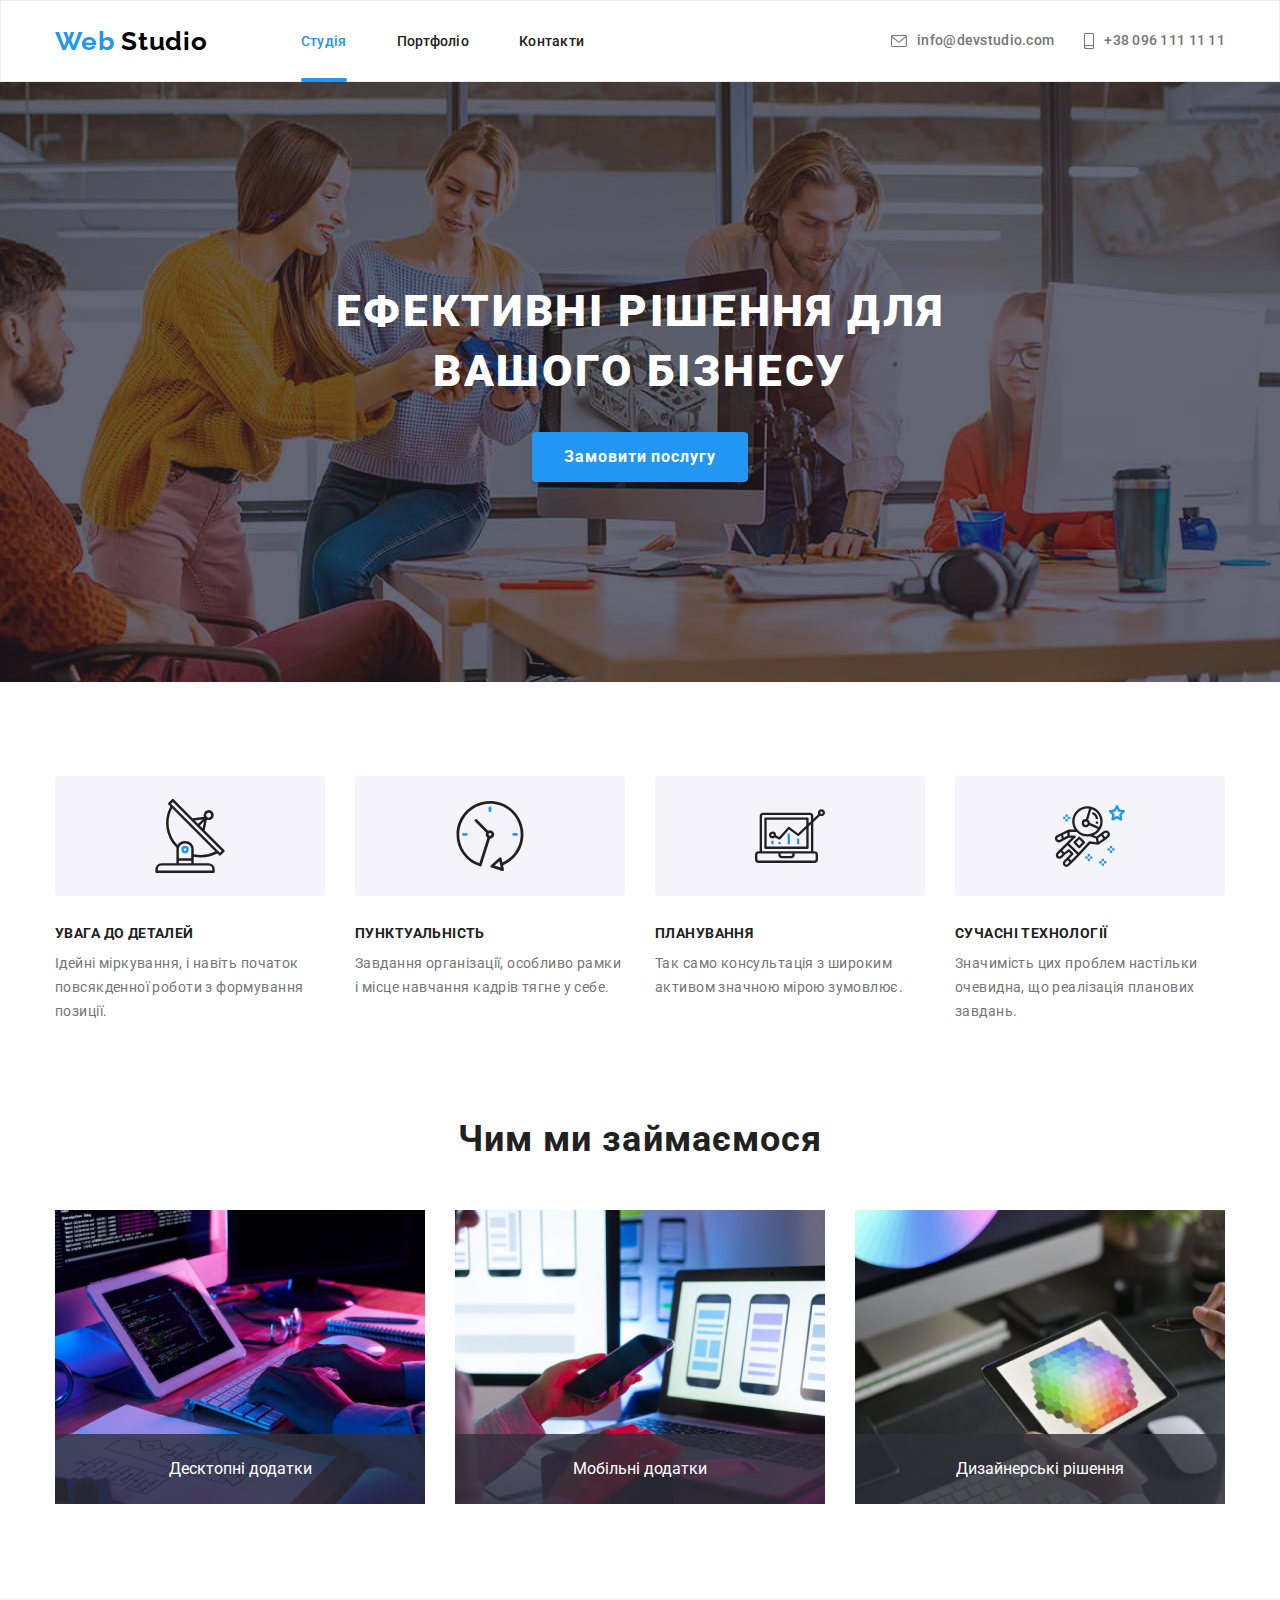
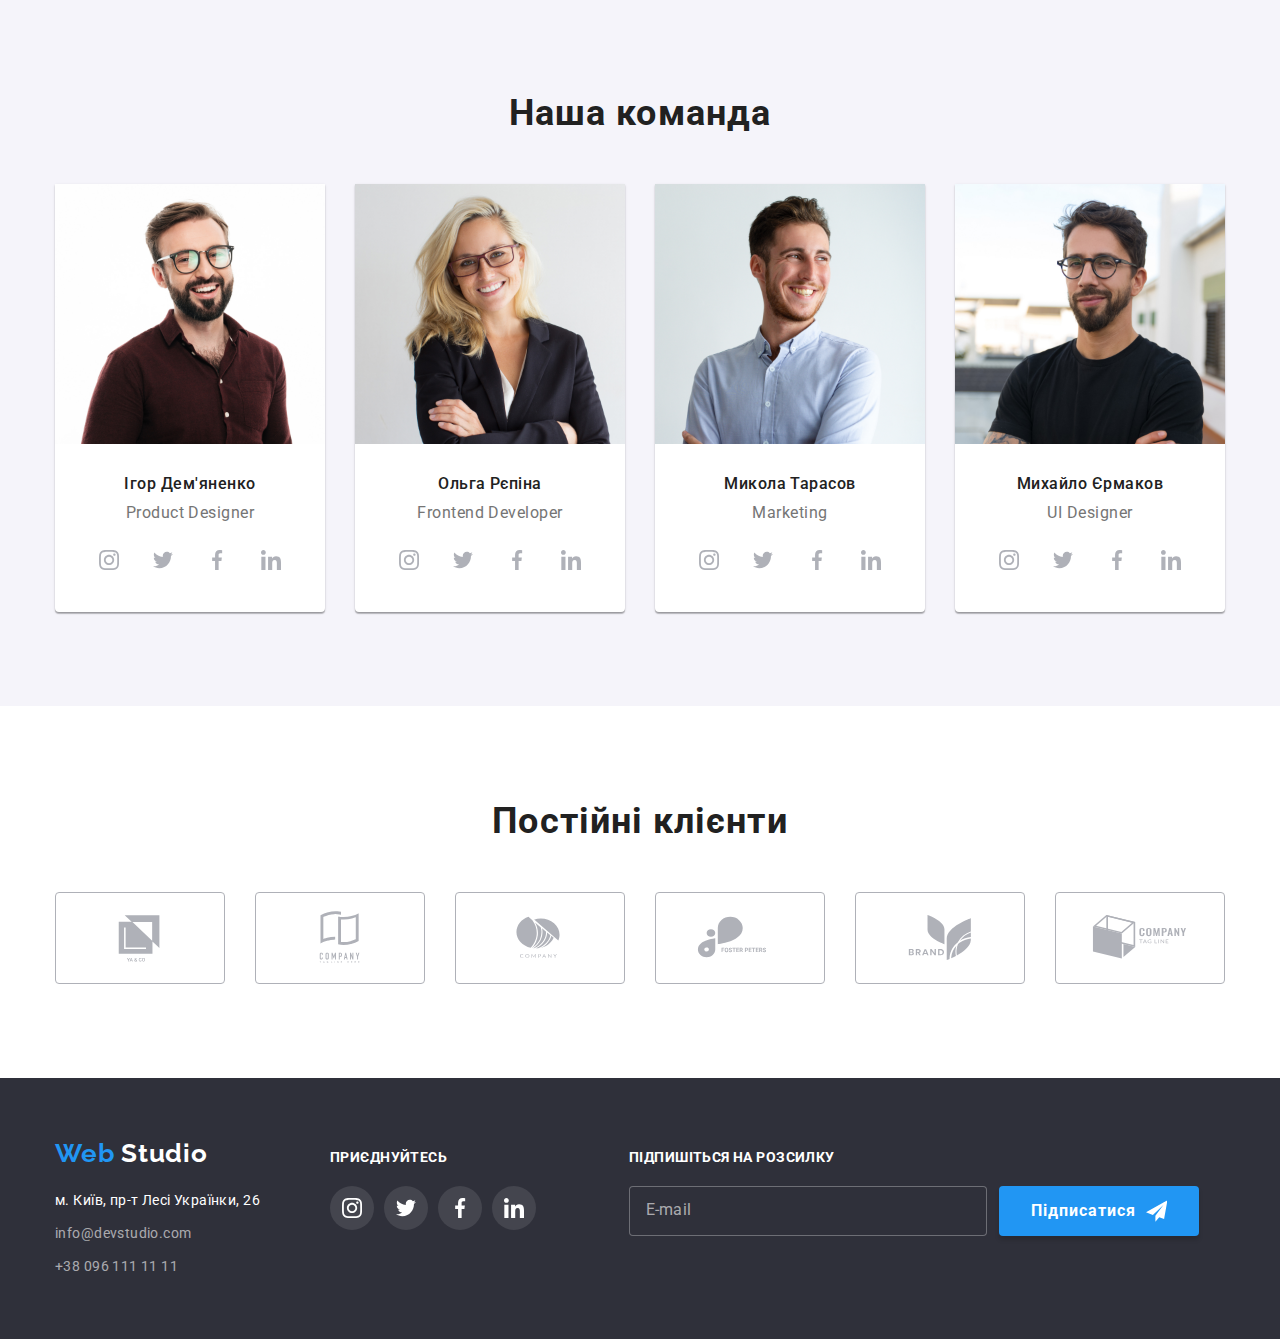
<file: index.html>
<!DOCTYPE html>
<html lang="uk">
<head>
   <meta charset="UTF-8">
   <meta name="viewport" content="width=device-width, initial-scale=1.0">
   <title>WebStudio</title>
   <link href="https://fonts.googleapis.com/css2?family=Raleway:wght@700&family=Roboto:wght@400;500;700;900&display=swap" rel="stylesheet">
   <link rel="stylesheet" href="https://cdnjs.cloudflare.com/ajax/libs/modern-normalize/1.1.0/modern-normalize.min.css">
   <link rel="stylesheet" href="./css/main.min.css">
</head>
<body>
   <!-- шапка страницы -->
<header class="page__header">
    <div class="container main-nav">     
         <nav class="navigation">
            <a class="logo navigation__logo" href="./index.html" title="Logo WebStudio">Web
               <span class="navigation__logo--black">Studio</span>
            </a>
            <ul class="navigation__list site-nav">
               <li class="site-nav__item">
                  <a class="site-nav__link site-nav__link--current" href="./index.html" title="студія">Студія</a>
               </li>
               <li class="site-nav__item">
                  <a class="site-nav__link" href="./portfolio.html" title="портфоліо">Портфоліо</a>
               </li>
               <li class="site-nav__item">
                  <a class="site-nav__link" href="" title="контакти">Контакти</a>
               </li>
               </ul>
         </nav>     
         <ul class="navigation__list site-auth">
            <li class="site-auth__item">
               <a class="site-auth__link" href="mailto:info@devstudio.com">
                  <svg class="site-auth__link-mail" width="16" height="12">
                     <use href="./images/icons.svg#icon-envelope"></use>
                  </svg>
                  info@devstudio.com
               </a>
            </li>
            <li class="site-auth__item">
                <a class="site-auth__link" href="tel:+380961111111">
                  <svg class="site-auth__link-mobile" width="10" height="16">
                     <use href="./images/icons.svg#icon-smartphone"></use>
                  </svg>
                  +38 096 111 11 11
               </a>
            </li>
         </ul>  
    </div>
</header>

   <main>
      <!-- Герой -->
      <section class="hero">
         <div class="container hero__wrapper">
               <div class="container hero__container">
                  <h1 class="hero-title">
                     Ефективні рішення для вашого бізнесу
                  </h1>
                  <button class="button hero__button" type="button" data-modal-open>Замовити послугу
                  </button>
               </div>
         </div>
      </section>

      <!-- Особливості -->

         <section class="section section-feature">
            <div class="container feature">
               <h2 class="hidden">Особливості</h2>
               <ul class="features-list">
                  <li class="feature-list__item">
                     <h3 class="feature-list__title">УВАГА ДО ДЕТАЛЕЙ</h3>
                     <p class="feature-list__text">
                     Ідейні міркування, і навіть початок повсякденної роботи з формування позиції.
                     </p>
                  </li>
                  <li class="feature-list__item">
                     <h3 class="feature-list__title">ПУНКТУАЛЬНІСТЬ</h3>
                     <p class="feature-list__text">
                     Завдання організації, особливо рамки і місце навчання кадрів тягне у себе.
                     </p>
                  </li>
                  <li class="feature-list__item">
                     <h3 class="feature-list__title">ПЛАНУВАННЯ</h3>
                     <p class="feature-list__text">
                     Так само консультація з широким активом значною мірою зумовлює.
                     </p>
                  </li>
                  <li class="feature-list__item">
                     <h3 class="feature-list__title">СУЧАСНІ ТЕХНОЛОГІЇ</h3>
                     <p class="feature-list__text">
                     Значимість цих проблем настільки очевидна, що реалізація планових завдань. 
                     </p>
                  </li>
              </ul>
            </div>
         </section>
   
      <!-- Чим ми займаємося -->
      <section class="section work">
        <div class="container">
           <h2 class="title work__title">Чим ми займаємося</h2>
           <ul class="work__list">
             <li class="work__item">              
               <div class="work__item--pict">
                  <img src="./images/image.jpg" alt="Написання коду" width="370" heigth="294">
                  <div class="position">
                     <p class="position__app">Десктопні додатки</p>
                  </div>
               </div>
             </li>
             <li class="work__item">
               <div class="work__item--pict">
                  <img src="./images/image1.jpg" alt="Тестування додатку" width="370" heigth="294">
                  <div class="position">
                     <p class="position__app">Мобільні додатки</p>
                  </div>
               </div>
             </li>
             <li class="work__item">
               <div class="work__item--pict">
                  <img src="./images/image3.jpg" alt="Підбір палітри" width="370" heigth="294">
                  <div class="position">
                     <p class="position__app">Дизайнерські рішення</p>
                  </div>
               </div>
             </li>
           </ul>
        </div>
      </section>

      <!-- Наша команда -->   
      <section class="section team">
         <div class="container">
            <h2 class="title team__title">
               Наша команда
            </h2>
            <div class="workers">
               <ul class="workers-list">
                  <li class="workers-list__item">
                           <div class="workers-list__wrapper">
                              <img class="workers-list__photo" src="./images/img.jpg" alt="Працівник №1" width="270" heigth="260">
                           </div>
                        <div class="description">   
                              <h3 class="description__name">
                                 Ігор Дем'яненко
                              </h3>
                              <p class="description__profession">
                                 Product Designer
                              </p>
                        </div>                      
                           <ul class="chain-list chain-set">
                              <li class="chain-list__item chain-set__item">
                                 <a class="chain-list__link chain-set__link" href="#" aria-label="instagram" target="_blank">
                                    <svg class="chain-list__icon chain-set__icon" width="20" height="20">
                                       <use href="./images/icons.svg#icon-instagram-2"></use>
                                    </svg>
                                 </a>
                              </li>
                              <li class="chain-list__item chain-set__item">
                                 <a class="chain-list__link chain-set__link" href="#" aria-label="twitter" target="_blank">
                                    <svg class="chain-list__icon chain-set__icon" width="20" height="20">
                                       <use href="./images/icons.svg#icon-twitter-1"></use>
                                    </svg>
                                 </a>
                              </li>
                              <li class="chain-list__item chain-set__item">
                                 <a class="chain-list__link chain-set__link" href="#" aria-label="facebook" target="_blank">
                                    <svg class="chain-list__icon chain-set__icon" width="20" height="20">
                                       <use href="./images/icons.svg#icon-facebook"></use>
                                    </svg>
                                 </a>
                              </li>
                              <li class="chain-list__item chain-set__item">
                                 <a class="chain-list__link chain-set__link" href="#" aria-label="linkedin" target="_blank">
                                    <svg class="chain-list__icon chain-set__icon" width="20" height="20">
                                       <use href="./images/icons.svg#icon-linkedin"></use>
                                    </svg>
                                 </a>
                              </li>
                           </ul>                      
                  </li>
                  <li class="workers-list__item">
                        <div class="workers-list__wrapper">
                           <img class="workers-list__photo" src="./images/img-2.jpg" alt="Працівник №2" width="270" heigth="260">
                        </div>
                        <div class="description">
                           <h3 class="description__name">
                              Ольга Рєпіна
                           </h3>
                           <p class="description__profession">
                              Frontend Developer
                           </p>
                        </div>                        
                           <ul class="chain-list chain-set">
                              <li class="chain-list__item chain-set__item">
                                 <a class="chain-list__link chain-set__link" href="#" aria-label="instagram" target="_blank">
                                    <svg class="chain-list__icon chain-set__icon" width="20" height="20">
                                       <use href="./images/icons.svg#icon-instagram-2"></use>
                                    </svg>
                                 </a>
                              </li>
                              <li class="chain-list__item chain-set__item">
                                 <a class="chain-list__link chain-set__link " href="#" aria-label="twitter" target="_blank">
                                    <svg class="chain-list__icon chain-set__icon" width="20" height="20">
                                       <use href="./images/icons.svg#icon-twitter-1"></use>
                                    </svg>
                                 </a>
                              </li>
                              <li class="chain-list__item chain-set__item">
                                 <a class="chain-list__link chain-set__link" href="#" aria-label="facebook" target="_blank">
                                    <svg class="chain-list__icon chain-set__icon" width="20" height="20">
                                       <use href="./images/icons.svg#icon-facebook"></use>
                                    </svg>
                                 </a>
                              </li>
                              <li class="chain-list__item chain-set__item">
                                 <a class="chain-list__link chain-set__link" href="#" aria-label="linkedin" target="_blank">
                                    <svg class="chain-list__icon chain-set__icon" width="20" height="20">
                                       <use href="./images/icons.svg#icon-linkedin"></use>
                                    </svg>
                                 </a>
                              </li>
                           </ul>                       
                  </li>
                  <li class="workers-list__item">
                     <div class="workers-list__wrapper">
                        <img class="workers-list__photo" src="./images/img-3.jpg" alt="Працівник №3" width="270" heigth="260">
                     </div>                   
                        <div class="description">
                           <h3 class="description__name">
                              Микола Тарасов
                           </h3>
                           <p class="description__profession">
                              Marketing
                           </p>
                        </div>                      
                           <ul class="chain-list chain-set">
                              <li class="chain-list__item chain-set__item">
                                 <a class="chain-list__link chain-set__link" href="#" aria-label="instagram" target="_blank">
                                    <svg class="chain-list__icon chain-set__icon" width="20" height="20">
                                       <use href="./images/icons.svg#icon-instagram-2"></use>
                                    </svg>
                                 </a>
                              </li>
                              <li class="chain-list__item chain-set__item">
                                 <a class="chain-list__link chain-set__link" href="#" aria-label="twitter" target="_blank">
                                    <svg class="chain-list__icon chain-set__icon" width="20" height="20">
                                       <use href="./images/icons.svg#icon-twitter-1"></use>
                                    </svg>
                                 </a>
                              </li>
                              <li class="chain-list__item chain-set__item">
                                 <a class="chain-list__link chain-set__link" href="#" aria-label="facebook" target="_blank">
                                    <svg class="chain-list__icon chain-set__icon" width="20" height="20">
                                       <use href="./images/icons.svg#icon-facebook"></use>
                                    </svg>
                                 </a>
                              </li>
                              <li class="chain-list__item chain-set__item">
                                 <a class="chain-list__link chain-set__link" href="#" aria-label="linkedin" target="_blank">
                                    <svg class="chain-list__icon chain-set__icon" width="20" height="20">
                                       <use href="./images/icons.svg#icon-linkedin"></use>
                                    </svg>
                                 </a>
                              </li>
                           </ul>                       
                  </li>
                  <li class="workers-list__item">
                     <div class="workers-list__wrapper">
                        <img class="workers-list__photo" src="./images/img-4.jpg" alt="Працівник №4" width="270" heigth="260">
                     </div>                  
                        <div class="description">
                           <h3 class="description__name">
                              Михайло Єрмаков
                           </h3>
                           <p class="description__profession">
                              UI Designer
                           </p>
                        </div>                       
                           <ul class="chain-list chain-set">
                              <li class="chain-list__item chain-set__item">
                                 <a class="chain-list__link chain-set__link" href="#" aria-label="instagram" target="_blank">
                                    <svg class="chain-list__icon chain-set__icon" width="20" height="20">
                                       <use href="./images/icons.svg#icon-instagram-2"></use>
                                    </svg>
                                 </a>
                              </li>
                              <li class="chain-list__item chain-set__item">
                                 <a class="chain-list__link chain-set__link" href="#" aria-label="twitter" target="_blank">
                                    <svg class="chain-list__icon chain-set__icon" width="20" height="20">
                                       <use href="./images/icons.svg#icon-twitter-1"></use>
                                    </svg>
                                 </a>
                              </li>
                              <li class="chain-list__item chain-set__item">
                                 <a class="chain-list__link chain-set__link" href="#" aria-label="facebook" target="_blank">
                                    <svg class="chain-list__icon chain-set__icon" width="20" height="20">
                                       <use href="./images/icons.svg#icon-facebook"></use>
                                    </svg>
                                 </a>
                              </li>
                              <li class="chain-list__item chain-set__item">
                                 <a class="chain-list__link chain-set__link" href="#" aria-label="linkedin" target="_blank">
                                    <svg class="chain-list__icon chain-set__icon" width="20" height="20">
                                       <use href="./images/icons.svg#icon-linkedin"></use>
                                    </svg>
                                 </a>
                              </li>
                           </ul>                      
                  </li>
               </ul>
            </div>
         </div>
      </section>

      <!-- Наші партнери -->
      <section class="section">
         <div class="container partners">
            <h2 class="title partners__title">Постійні клієнти</h2>
            <ul class="partners-list">
               <li class="partners-list__item">
                  <a class="partners-list__link" href="#" target="_blank" aria-label="Компанія YA/CO">
                     <svg class="partners-list__icon" width="106" height="60">
                        <use href="./images/icons.svg#icon-Logo1"></use>
                     </svg>
                  </a>
               </li>
               <li class="partners-list__item">
                  <a class="partners-list__link" href="#" target="_blank" aria-label="Компанія Tagline here">
                     <svg class="partners-list__icon" width="106" height="60">
                        <use href="./images/icons.svg#icon-Logo-2"></use>
                     </svg>
                  </a>
               </li>
               <li class="partners-list__item">
                  <a class="partners-list__link" href="#" target="_blank" aria-label="Компанія Company">
                     <svg class="partners-list__icon" width="106" height="60">
                        <use href="./images/icons.svg#icon-Logo-3"></use>
                     </svg>
                  </a>
               </li>
               <li class="partners-list__item">
                  <a class="partners-list__link" href="#" target="_blank" aria-label="Компанія Foster Peters">
                     <svg class="partners-list__icon" width="106" height="60">
                        <use href="./images/icons.svg#icon-Logo-4"></use>
                     </svg>
                  </a>
               </li>
               <li class="partners-list__item">
                  <a class="partners-list__link" href="#" target="_blank" aria-label="Компанія Brand">
                     <svg class="partners-list__icon" width="106" height="60">
                        <use href="./images/icons.svg#icon-Logo-5"></use>
                     </svg>
                  </a>
               </li>
               <li class="partners-list__item">
                  <a class="partners-list__link" href="#" target="_blank" aria-label="Компанія Company TagLine">
                     <svg class="partners-list__icon" width="106" height="60">
                        <use href="./images/icons.svg#icon-Logo-6"></use>
                     </svg>
                  </a>
               </li>
            </ul>
         </div>
      </section>

      </main>

      <!-- Підвал -->
      <footer class="page-footer">
         <div class="container page-footer__wrapper">
            <div class="footer-navigation">
               <a class="logo footer-navigation__link" href="./index.html" title="Logo WebStudio">
                  Web
                  <span class="navigation__logo--white">Studio</span>
               </a>
               <address class="adr">
               <ul class="adr-list">
                  <li class="adr-list__item">
                     <a class="adr-list__link"  href="https://www.google.com/maps/d/embed?mid=10uSM3H-mIU3GznYo2szRIEphczw&hl=en_US&ehbc=2E312F" width="640" height="480" target="_blank"  rel="noopener noreferrer">
                        м. Київ, пр-т Лесі Українки, 26 
                     </a>
                  </li>
                  <li class="adr-list__item">
                     <a class="adr-list__link--contact" href="mailto:info@devstudio.com">info@devstudio.com</a>
                  </li>
                  <li class="adr-list__item">
                     <a class="adr-list__link--contact" href="tel:+380961111111">+38 096 111 11 11</a>
                  </li>
               </ul>
               </address>
            </div>
            <div class="join">
               <h3 class="join__title">
                  приєднуйтесь
               </h3> 
               <ul class="chain-footer chain-set">
                  <li class="chain-footer__item chain-set__item">
                     <a class="chain-footer__link chain-set__link" href="#" aria-label="instagram" target="_blank">
                        <svg class="chain-footer__icon chain-set__icon" width="20" height="20">
                           <use href="./images/icons.svg#icon-instagram-2"></use>
                        </svg>
                     </a>
                  </li>
                  <li class="chain-footer__item chain-set__item">
                     <a class="chain-footer__link chain-set__link" href="#" aria-label="twitter" target="_blank">
                        <svg class="chain-footer__icon chain-set__icon" width="20" height="20">
                           <use href="./images/icons.svg#icon-twitter-1"></use>
                        </svg>
                     </a>
                  </li>
                  <li class="chain-footer__item chain-set__item">
                     <a class="chain-footer__link chain-set__link" href="#" aria-label="facebook" target="_blank">
                        <svg class="chain-footer__icon chain-set__icon" width="20" height="20">
                           <use href="./images/icons.svg#icon-facebook"></use>
                        </svg>
                     </a>
                  </li>
                  <li class="chain-footer__item chain-set__item">
                     <a class="chain-footer__link chain-set__link" href="#" aria-label="linkedin" target="_blank">
                        <svg class="chain-footer__icon chain-set__icon" width="20" height="20">
                           <use href="./images/icons.svg#icon-linkedin"></use>
                        </svg>
                     </a>
                  </li>
               </ul>
            </div>
            <div class="follow">
               <h3 class="follow__title join__title">
                  Підпишіться на розсилку
               </h3>
               <div class="submit">
                  <form class="submit-form">
                     <input class="input submit-form__input" type="email" name="email" placeholder="E-mail" required>
                  </form>
                  <button class="button submit__button" type="submit">
                     <span class="submit__text">Підписатися</span>
                     <svg class="submit__icon submit__icon--end" width="24" height="24">
                        <use href="./images/icons.svg#icon-icon-send"></use>
                     </svg>
                  </button>
               </div>
            </div>
         </div>

      </footer>

      <!-- Модальне вікно -->
   <div class="backdrop is-hidden" data-modal>
      <div class="modal">
         <div class="modal-body">
            <button class="modal-body__btn" type="button" data-modal-close>
               <svg class="modal-body__icon" width="18" height="18">
                  <use href="./images/icons.svg#icon-close"></use>
               </svg>
            </button>

            <form class="form">
               <p class="form__title">Залиште свої дані, ми вам передзвонимо</p>
               <label for="name" class="label form__label">
                  Ім'я
               </label>
               <div class="input-wrapper">
                  <input class="input input-wrapper__input" type="text" name="name" id="name" required>
                  <svg class="input-wrapper__icon" width="18" height="18">
                     <use href="./images/icons.svg#icon-person-black"></use>
                  </svg>
               </div>

               <label for="tel" class="label form__label">
                  Телефон
               </label>
               <div class="input-wrapper">
                  <input class="input input-wrapper__input" type="tel" name="phone" id="tel" required>
                  <svg class="input-wrapper__icon" width="18" height="18">
                     <use href="./images/icons.svg#icon-phone-black"></use>
                  </svg>
               </div>

               <label for="email" class="label form__label">
                  Пошта
               </label>
               <div class="input-wrapper">
                  <input class="input input-wrapper__input" type="email" name="email" id="email" required>
                  <svg class="input-wrapper__icon" width="18" height="18">
                     <use href="./images/icons.svg#icon-email-black"></use>
                  </svg>
               </div>

               <label for="comment" class="label form__label">
                  Коментар
               </label>
               <textarea class="input input-wrapper__textarea" name="comment" id="comment" placeholder="Введіть текст"></textarea> 

               <label class="label check-label">
                  <input class="check-label__input" type="checkbox" name="check">
                  <span class="check-wrapper">
                     <svg class="check-wrapper__frame" width="16" height="15">
                        <use href="./images/icons.svg#icon-frame"></use>
                     </svg>
                     <svg class="check-wrapper__icon" width="16" height="15">
                        <use href="./images/icons.svg#icon-icon-check"></use>
                     </svg>
                  </span>
                     Погоджуюся з розсилкою та приймаю
                     <a class="check-label__link" href="#" target="_blank">Умови договору</a>
               </label>

               <button class="button form-button" type="submit">Відправити</button>
         
            </form>         
         </div>
      </div>
   </div>

   <script src="./js/modal.js"></script>
</body>
</html>
</file>
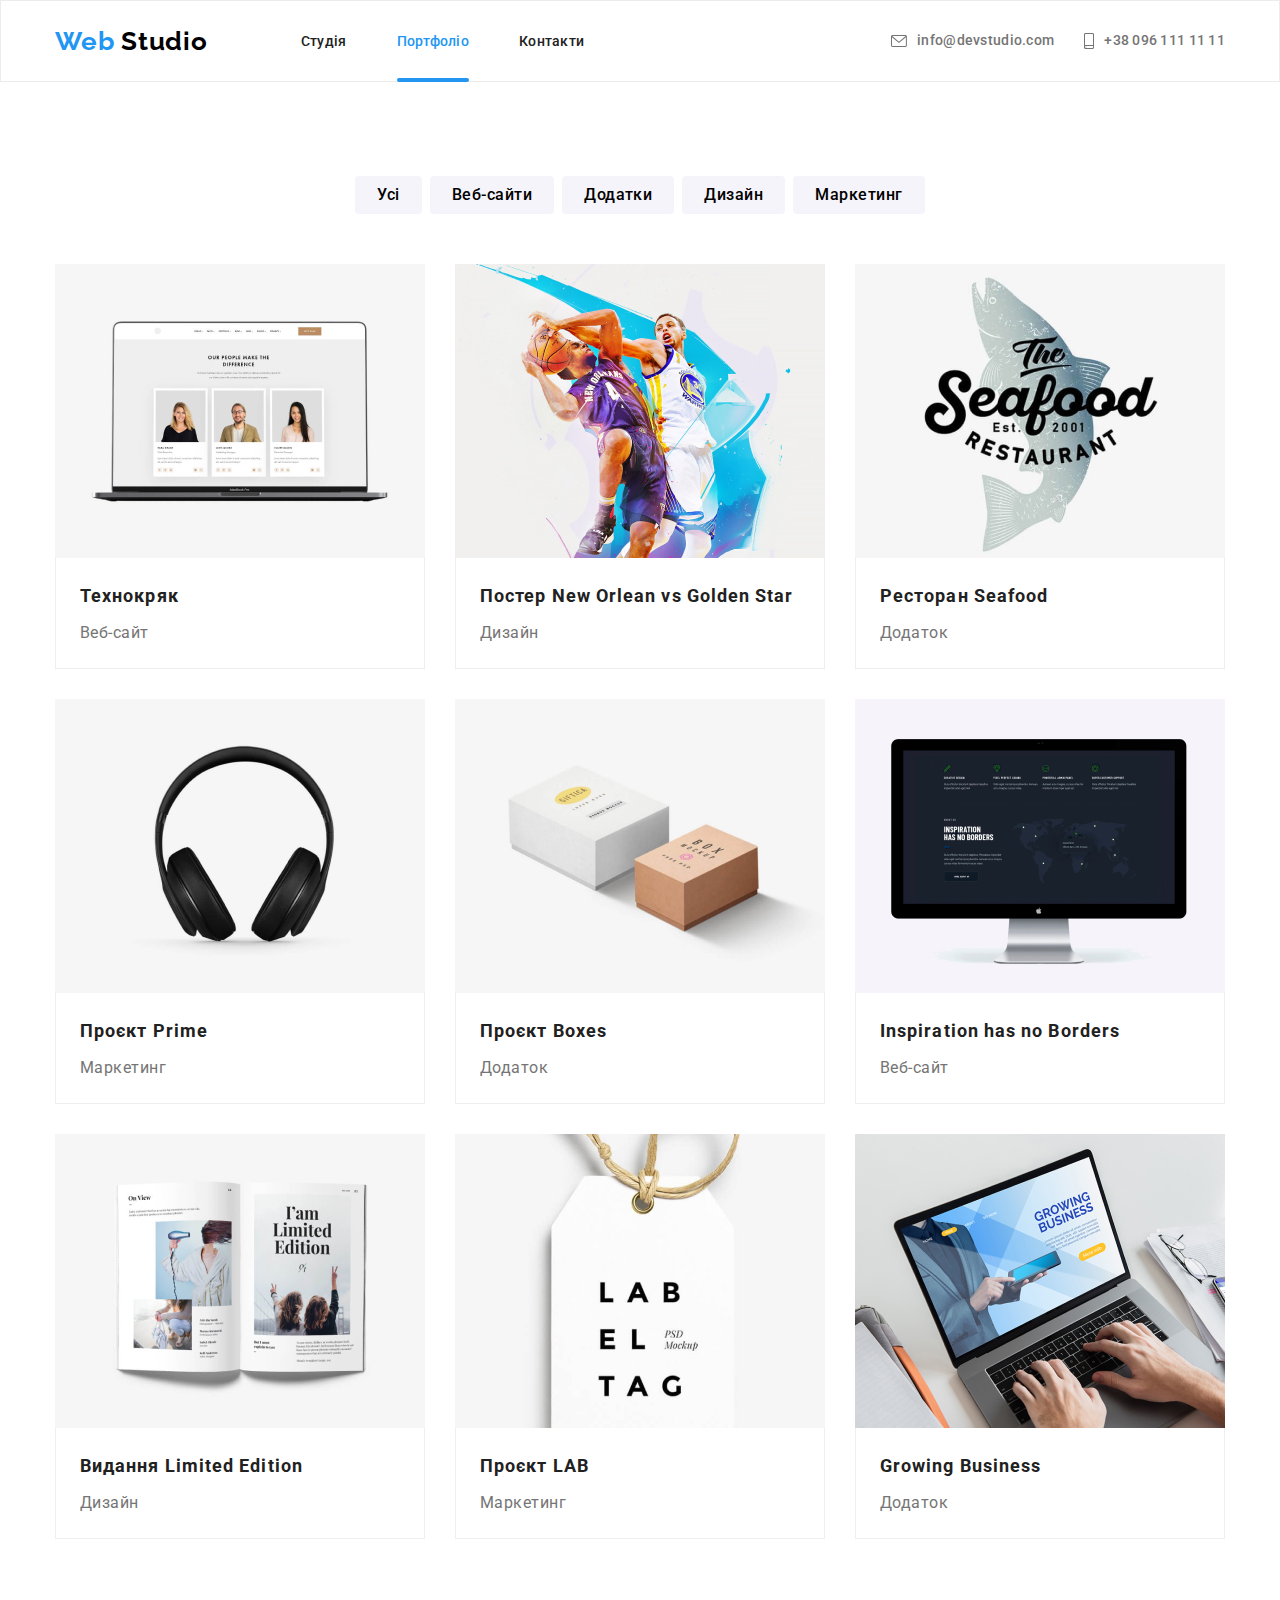
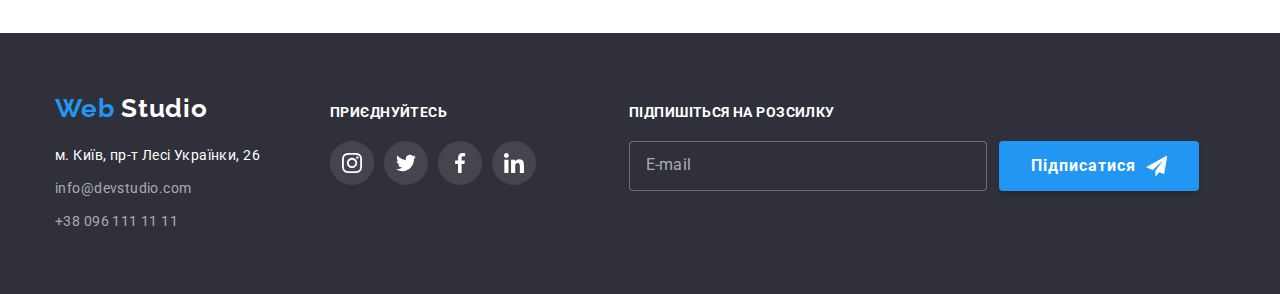
<file: portfolio.html>
<!DOCTYPE html>
<html lang="uk">
<head>
   <meta charset="UTF-8">
   <meta http-equiv="X-UA-Compatible" content="IE=edge">
   <meta name="viewport" content="width=device-width, initial-scale=1.0">
   <title>WebStudio</title>
   <link href="https://fonts.googleapis.com/css2?family=Raleway:wght@700&family=Roboto:wght@400;500;700;900&display=swap" rel="stylesheet">
   <link rel="stylesheet" href="https://cdnjs.cloudflare.com/ajax/libs/modern-normalize/1.1.0/modern-normalize.min.css">
   <link rel="stylesheet" href="./css/main.min.css">
</head>
<body>
   <!-- шапка страницы -->
   <header class="page__header">
      <div class="container main-nav">     
           <nav class="navigation">
              <a class="logo navigation__logo" href="./index.html" title="Logo WebStudio">Web
                 <span class="navigation__logo--black">Studio</span>
              </a>
              <ul class="navigation__list site-nav">
                 <li class="site-nav__item">
                    <a class="site-nav__link" href="./index.html" title="студія">Студія</a>
                 </li>
                 <li class="site-nav__item">
                    <a class="site-nav__link site-nav__link--current" href="./portfolio.html" title="портфоліо">Портфоліо</a>
                 </li>
                 <li class="site-nav__item">
                    <a class="site-nav__link" href="" title="контакти">Контакти</a>
                 </li>
                 </ul>
           </nav>     
           <ul class="navigation__list site-auth">
              <li class="site-auth__item">
                 <a class="site-auth__link" href="mailto:info@devstudio.com">
                    <svg class="site-auth__link-mail" width="16" height="12">
                       <use href="./images/icons.svg#icon-envelope"></use>
                    </svg>
                    info@devstudio.com
                 </a>
              </li>
              <li class="site-auth__item">
                  <a class="site-auth__link" href="tel:+380961111111">
                    <svg class="site-auth__link-mobile" width="10" height="16">
                       <use href="./images/icons.svg#icon-smartphone"></use>
                    </svg>
                    +38 096 111 11 11
                 </a>
              </li>
           </ul>  
      </div>
  </header>
  

<main>
   <!-- Герой -->
   <section class="section">
      <div class="container">
         <h1 class="hidden">Приклади робіт</h1>
      </div>

      <!-- Фільтр -->
   <div class="container filter">
      <ul class="list-filter">
         <li class="list-filter__item"><button type="button" class="list-filter__button">Усі</button></li>
         <li class="list-filter__item"><button type="button" class="list-filter__button">Веб-сайти</button></li>
         <li class="list-filter__item"><button type="button" class="list-filter__button">Додатки</button></li>
         <li class="list-filter__item"><button type="button" class="list-filter__button">Дизайн</button></li>
         <li class="list-filter__item"><button type="button" class="list-filter__button">Маркетинг</button></li>
      </ul>
   </div>

      <div class="container">
         <ul class="examples-list">
            <li class="examples-list__item">
              <a class="examples-list__link" href="#" target="_blank">
                <div class="overlay">
                   <img src="./images/img-portfolio.jpg" alt="Екран компьютера з фотографіями трьох людей" width="370" height="294">
                   <div class="background">
                     <p class="background__text">
                         Ресурс пропонує комплексні пропозиції з різним рівнем функціоналу та сервісів. Все це дозволить відвідувачу отримати вичерпні відомості про компанію чи приватну особу.
                      </p>
                   </div>  
                </div>                 
                <div class="card">                                       
                   <h2 class="card__title">Технокряк</h2>                 
                   <p class="card__examples">Веб-сайт</p>                                      
                </div>
               </a>
            </li>
            <li class="examples-list__item">
               <a class="examples-list__link" href="#" target="_blank">
                  <div class="overlay">
                     <img src="./images/img-portfolio-2.jpg" alt="Постер New Orlean vs Golden Star" width="370" height="294">
                     <div class="background">
                        <p class="background__text">
                           Ресурс пропонує комплексні пропозиції з різним рівнем функціоналу та сервісів. Все це дозволить відвідувачу отримати вичерпні відомості про компанію чи приватну особу.
                        </p>
                     </div> 
                  </div>
                  <div class="card">                   
                     <h2 class="card__title">Постер New Orlean vs Golden Star</h2>                   
                     <p class="card__examples">Дизайн</p>                  
                  </div>
               </a>
            </li>
            <li class="examples-list__item">
              <a class="examples-list__link" href="#" target="_blank">
                  <div class="overlay">
                     <img src="./images/img-portfolio-3.jpg" alt="Логотип ресторану Seafood" width="370" height="294">
                     <div class="background">
                        <p class="background__text">
                           Ресурс пропонує комплексні пропозиції з різним рівнем функціоналу та сервісів. Все це дозволить відвідувачу отримати вичерпні відомості про компанію чи приватну особу.
                        </p>
                     </div> 
                  </div>
                  <div class="card">                   
                     <h2 class="card__title">Ресторан Seafood</h2>                    
                     <p class="card__examples">Додаток</p>
                  </div> 
              </a>          
            </li>
            <li class="examples-list__item">
               <a class="examples-list__link" href="#" target="_blank">
                  <div class="overlay">
                     <img src="./images/img-portfolio-4.jpg" alt="Навушники" width="370" height="294">
                     <div class="background">
                        <p class="background__text">
                           Ресурс пропонує комплексні пропозиції з різним рівнем функціоналу та сервісів. Все це дозволить відвідувачу отримати вичерпні відомості про компанію чи приватну особу.
                        </p>
                     </div> 
                  </div>
                  <div class="card">                    
                     <h2 class="card__title">Проєкт Prime</h2>                    
                     <p class="card__examples">Маркетинг</p>                   
                  </div>
               </a>
            </li>
            <li class="examples-list__item">
               <a class="examples-list__link" href="#" target="_blank">
                  <div class="overlay">
                     <img src="./images/img-portfolio-5.jpg" alt="Одна біла та одна коричнева коробки" width="370" height="294">
                     <div class="background">
                        <p class="background__text">
                           Ресурс пропонує комплексні пропозиції з різним рівнем функціоналу та сервісів. Все це дозволить відвідувачу отримати вичерпні відомості про компанію чи приватну особу.
                        </p>
                     </div> 
                  </div>
                  <div class="card"> 
                     <h2 class="card__title">Проєкт Boxes</h2>                   
                     <p class="card__examples">Додаток</p>                    
                  </div>
               </a>
            </li>
            <li class="examples-list__item">
               <a class="examples-list__link" href="#" target="_blank">
                  <div class="overlay">
                     <img src="./images/img-portfolio-6.jpg" alt="Монітор компьютера" width="370" height="294">
                     <div class="background">
                        <p class="background__text">
                           Ресурс пропонує комплексні пропозиції з різним рівнем функціоналу та сервісів. Все це дозволить відвідувачу отримати вичерпні відомості про компанію чи приватну особу.
                        </p>
                     </div> 
                  </div>
                  <div class="card">                  
                     <h2 class="card__title">Inspiration has no Borders</h2>                 
                      <p class="card__examples">Веб-сайт</p>                    
                  </div>
               </a>
            </li>
            <li class="examples-list__item">
               <a class="examples-list__link" href="#" target="_blank">
                  <div class="overlay">
                     <img src="./images/img-portfolio-7.jpg" alt="Розгорнутий журнал видання Limited Edition" width="370" height="294">
                     <div class="background">
                        <p class="background__text">
                           Ресурс пропонує комплексні пропозиції з різним рівнем функціоналу та сервісів. Все це дозволить відвідувачу отримати вичерпні відомості про компанію чи приватну особу.
                        </p>
                     </div> 
                  </div>
                  <div class="card">
                     <h2 class="card__title">Видання Limited Edition</h2>                  
                     <p class="card__examples">Дизайн</p>                    
                  </div>
               </a>
            </li>
            <li class="examples-list__item">
               <a class="examples-list__link" href="#" target="_blank">
                  <div class="overlay">
                     <img src="./images/img-portfolio-8.jpg" alt="Етикетка з написом LAB EL TAG" width="370" height="294">
                     <div class="background">
                        <p class="background__text">
                           Ресурс пропонує комплексні пропозиції з різним рівнем функціоналу та сервісів. Все це дозволить відвідувачу отримати вичерпні відомості про компанію чи приватну особу.
                        </p>
                     </div> 
                  </div>
                  <div class="card">                    
                     <h2 class="card__title">Проєкт LAB</h2>                     
                     <p class="card__examples">Маркетинг</p>                   
                  </div>
               </a>
            </li>
            <li class="examples-list__item">
               <a class="examples-list__link" href="#" target="_blank">
                  <div class="overlay">
                     <img src="./images/img-portfolio-9.jpg" alt="Компьютер з руками працюючої людини" width="370" height="294">
                     <div class="background">
                        <p class="background__text">
                          Ресурс пропонує комплексні пропозиції з різним рівнем функціоналу та сервісів. Все це дозволить відвідувачу отримати вичерпні відомості про компанію чи приватну особу.
                        </p>
                     </div> 
                  </div>
                 <div class="card">
                    <h2 class="card__title">Growing Business</h2>
                    <p class="card__examples">Додаток</p>
                 </div>
               </a>
            </li>
         </ul>
      </div>
   </section>
</main>

<!-- Підвал -->
<footer class="page-footer">
   <div class="container page-footer__wrapper">
      <div class="footer-navigation">
         <a class="logo footer-navigation__link" href="./index.html" title="Logo WebStudio">
            Web
            <span class="navigation__logo--white">Studio</span>
         </a>
         <address class="adr">
         <ul class="adr-list">
            <li class="adr-list__item">
               <a class="adr-list__link"  href="https://www.google.com/maps/d/embed?mid=10uSM3H-mIU3GznYo2szRIEphczw&hl=en_US&ehbc=2E312F" width="640" height="480" target="_blank"  rel="noopener noreferrer">
                  м. Київ, пр-т Лесі Українки, 26 
               </a>
            </li>
            <li class="adr-list__item">
               <a class="adr-list__link--contact" href="mailto:info@devstudio.com">info@devstudio.com</a>
            </li>
            <li class="adr-list__item">
               <a class="adr-list__link--contact" href="tel:+380961111111">+38 096 111 11 11</a>
            </li>
         </ul>
         </address>
      </div>
      <div class="join">
         <h3 class="join__title">
            приєднуйтесь
         </h3> 
         <ul class="chain-footer chain-set">
            <li class="chain-footer__item chain-set__item">
               <a class="chain-footer__link chain-set__link" href="#" aria-label="instagram" target="_blank">
                  <svg class="chain-footer__icon chain-set__icon" width="20" height="20">
                     <use href="./images/icons.svg#icon-instagram-2"></use>
                  </svg>
               </a>
            </li>
            <li class="chain-footer__item chain-set__item">
               <a class="chain-footer__link chain-set__link" href="#" aria-label="twitter" target="_blank">
                  <svg class="chain-footer__icon chain-set__icon" width="20" height="20">
                     <use href="./images/icons.svg#icon-twitter-1"></use>
                  </svg>
               </a>
            </li>
            <li class="chain-footer__item chain-set__item">
               <a class="chain-footer__link chain-set__link" href="#" aria-label="facebook" target="_blank">
                  <svg class="chain-footer__icon chain-set__icon" width="20" height="20">
                     <use href="./images/icons.svg#icon-facebook"></use>
                  </svg>
               </a>
            </li>
            <li class="chain-footer__item chain-set__item">
               <a class="chain-footer__link chain-set__link" href="#" aria-label="linkedin" target="_blank">
                  <svg class="chain-footer__icon chain-set__icon" width="20" height="20">
                     <use href="./images/icons.svg#icon-linkedin"></use>
                  </svg>
               </a>
            </li>
         </ul>
      </div>
      <div class="follow">
         <h3 class="follow__title join__title">
            Підпишіться на розсилку
         </h3>
         <div class="submit">
            <form class="submit-form">
               <input class="input submit-form__input" type="email" name="email" placeholder="E-mail" required>
            </form>
            <button class="button submit__button" type="submit">
               <span class="submit__text">Підписатися</span>
               <svg class="submit__icon submit__icon--end" width="24" height="24">
                  <use href="./images/icons.svg#icon-icon-send"></use>
               </svg>
            </button>
         </div>
      </div>
   </div>

</footer>
</body>
</html>
</file>
<file: css/main.min.css>
:root{--primary-font: "Roboto", sans-serif;--secondary-font: "Raleway", sans-serif;--color-logo-black: rgba(0, 0, 0, 1);--hero-title-color: rgba(255, 255, 255, 1);--primary-title-color: rgba(33, 33, 33, 1);--text-paragraph-color: rgba(117, 117, 117, 1);--partners-color_border: rgba(175, 177, 184, 1);--accent-color: rgba(33, 150, 243, 1);--accent-color-hover-button: rgba(33, 167, 243, 1);--primary-bg-color: rgba(255, 255, 255, 1);--secondary-bg-color: rgba(245, 244, 250, 1);--bg-color-hero-footer: rgba(47, 48, 58, 1);--link-auth-low-color: rgba(255, 255, 255, 0.6);--border-bottom-color: rgba(236, 236, 236, 1);--border-examples-list: rgba(238, 238, 238, 1);--overlay-card: rgba(33, 150, 243, 0.9);--animation: 250ms cubic-bezier(0.4, 0, 0.2, 1)}body,h1,h2,h3,h4,h5,h6,p,ol,ul,li{margin:0;padding:0}ol,ul{list-style:none}img{display:block;max-width:100%;height:auto}body{background-color:var(--primary-bg-color);color:var(--primary-title-color);font-family:"Roboto",sans-serif}.container{max-width:1200px;width:100%;padding-right:15px;padding-left:15px;margin-left:auto;margin-right:auto}.section{padding-top:94px;padding-bottom:94px}.hidden{position:absolute;white-space:nowrap;width:1px;height:1px;overflow:hidden;border:0;padding:0;clip:rect(0 0 0 0);-webkit-clip-path:inset(50%);clip-path:inset(50%);margin:-1px}.title{margin-bottom:50px;color:var(--primary-title-color);font-weight:700;font-size:36px;line-height:1.17;text-align:center;letter-spacing:.03em}.input{padding:12px 16px;font-size:12px;line-height:1.17;letter-spacing:.01em;border:1px solid rgba(33,33,33,.2);border-radius:4px;outline:none;-webkit-transition:border var(--animation);-o-transition:border var(--animation);transition:border var(--animation)}.input:focus{border:1px solid var(--accent-color)}.page__header{border:1px solid var(--border-bottom-color)}.main-nav{display:-webkit-box;display:-ms-flexbox;display:flex;height:80px}.navigation{display:-webkit-box;display:-ms-flexbox;display:flex;-webkit-box-align:center;-ms-flex-align:center;align-items:center}.logo{color:var(--accent-color);text-decoration:none;font-family:var(--secondary-font);font-weight:700;font-size:26px;line-height:1.19;letter-spacing:.03em}.navigation__logo{margin-right:93px}.navigation__logo--black{color:var(--color-logo-black)}.navigation__list{display:-webkit-box;display:-ms-flexbox;display:flex;-webkit-box-align:center;-ms-flex-align:center;align-items:center;-webkit-box-pack:center;-ms-flex-pack:center;justify-content:center}.site-nav__item:not(:last-child){margin-right:50px}.site-nav{-webkit-transition:color var(--animation);-o-transition:color var(--animation);transition:color var(--animation)}.site-nav__link,.site-auth__link{padding-top:32px;padding-bottom:32px;color:var(--primary-title-color);text-decoration:none;font-weight:500;font-size:14px;line-height:1.14;letter-spacing:.02em}.site-nav__item .site-nav__link:hover,.site-nav__item .site-nav__link:focus{color:var(--accent-color)}.site-nav__link--current{position:relative;color:var(--accent-color);-webkit-transition:color var(--animation);-o-transition:color var(--animation);transition:color var(--animation)}.site-nav__link--current::after{content:"";position:absolute;height:4px;width:100%;bottom:-1px;left:0;border-radius:2px;background-color:var(--accent-color)}.site-auth{margin-left:auto}.site-auth__item:not(:last-child){margin-right:30px}.site-auth__link{display:-webkit-box;display:-ms-flexbox;display:flex;-webkit-box-align:center;-ms-flex-align:center;align-items:center;color:var(--text-paragraph-color);-webkit-transition:color var(--animation);-o-transition:color var(--animation);transition:color var(--animation)}.site-auth__link-mail,.site-auth__link-mobile{margin-right:10px;fill:currentColor}.site-auth__item .site-auth__link:hover,.site-auth__item .site-auth__link:focus{color:var(--accent-color)}.hero{background-color:var(--primary-bg-color);text-align:center}.hero__wrapper{max-width:1600px;height:600px;margin-right:auto;margin-left:auto;background-image:-webkit-gradient(linear, left top, right top, from(rgba(47, 48, 58, 0.4)), to(rgba(47, 48, 58, 0.4))),url(../images/hero.jpg);background-image:-o-linear-gradient(left, rgba(47, 48, 58, 0.4), rgba(47, 48, 58, 0.4)),url(../images/hero.jpg);background-image:linear-gradient(to right, rgba(47, 48, 58, 0.4), rgba(47, 48, 58, 0.4)),url(../images/hero.jpg);background-repeat:no-repeat;background-size:cover;background-position:center}.hero__container{padding-top:200px;padding-bottom:200px;width:696px}.hero-title{margin-bottom:30px;color:var(--hero-title-color);font-weight:900;font-size:44px;line-height:1.36;letter-spacing:.06em;text-transform:uppercase}.button{display:inline-block;border-radius:4px;border:none;padding:10px 32px;-webkit-box-shadow:0px 4px 4px rgba(0,0,0,.15);box-shadow:0px 4px 4px rgba(0,0,0,.15);background-color:var(--accent-color);color:var(--hero-title-color);cursor:pointer;font-family:inherit;font-weight:700;font-size:16px;line-height:1.87;letter-spacing:.06em;-webkit-transition:color var(--animation),background-color var(--animation),-webkit-box-shadow var(--animation);transition:color var(--animation),background-color var(--animation),-webkit-box-shadow var(--animation);-o-transition:color var(--animation),box-shadow var(--animation),background-color var(--animation);transition:color var(--animation),box-shadow var(--animation),background-color var(--animation);transition:color var(--animation),box-shadow var(--animation),background-color var(--animation),-webkit-box-shadow var(--animation)}.button:hover,.button:focus{background-color:var(--accent-color-hover-button)}.feature{display:-webkit-box;display:-ms-flexbox;display:flex;-webkit-box-align:center;-ms-flex-align:center;align-items:center;-webkit-box-pack:center;-ms-flex-pack:center;justify-content:center}.features-list{display:-webkit-box;display:-ms-flexbox;display:flex;-ms-flex-wrap:nowrap;flex-wrap:nowrap}.feature-list__title{font-weight:700;font-size:14px;line-height:1.14;letter-spacing:.03em;text-transform:uppercase;margin-bottom:10px;color:var(--primary-title-color)}.feature-list__item{width:270px;margin-right:30px}.feature-list__item:last-child{margin-right:0}.feature-list__item::before{display:block;margin-bottom:30px;content:"";height:120px;background-repeat:no-repeat;background-size:70px;background-position:center;background-color:#f5f4fa;border-radius:4px}.feature-list__item:nth-child(1)::before{background-image:url(../images/antena.svg)}.feature-list__item:nth-child(2)::before{background-image:url(../images/clock\ 1\ 14.25.44.svg)}.feature-list__item:nth-child(3)::before{background-image:url(../images/computer.svg)}.feature-list__item:nth-child(4)::before{background-image:url(../images/astronaut\ 1-2.svg)}.feature-list__text{color:var(--text-paragraph-color);font-size:14px;line-height:1.71;letter-spacing:.03em}.work{padding-top:0}.work__list{display:-webkit-box;display:-ms-flexbox;display:flex;-ms-flex-wrap:wrap;flex-wrap:wrap;-webkit-box-align:center;-ms-flex-align:center;align-items:center;-webkit-box-pack:center;-ms-flex-pack:center;justify-content:center}.work__item{margin-right:30px}.work__item:last-child{margin-right:0}.work__item--pict{position:relative}.position__app{display:-webkit-box;display:-ms-flexbox;display:flex;-webkit-box-align:center;-ms-flex-align:center;align-items:center;-webkit-box-pack:center;-ms-flex-pack:center;justify-content:center;position:absolute;left:0;bottom:0;width:100%;height:70px;background-color:rgba(47,48,58,.8);color:#fff}.team{background-color:var(--secondary-bg-color)}.workers-list{display:-webkit-box;display:-ms-flexbox;display:flex}.workers-list__item{width:270px;margin-right:30px;background-color:var(--primary-bg-color);-webkit-box-shadow:0px 1px 3px rgba(0,0,0,.12),0px 1px 1px rgba(0,0,0,.14),0px 2px 1px rgba(0,0,0,.2);box-shadow:0px 1px 3px rgba(0,0,0,.12),0px 1px 1px rgba(0,0,0,.14),0px 2px 1px rgba(0,0,0,.2);border-radius:0px 0px 4px 4px}.workers-list__item:last-child{margin-right:0}.description{margin-top:30px;margin-bottom:16px}.description__name{text-align:center;margin-bottom:10px;color:var(--primary-title-color);font-weight:500;font-size:16px;line-height:1.19;letter-spacing:.03em}.description__profession{text-align:center;margin-bottom:16px;color:var(--text-paragraph-color);font-size:16px;line-height:1.19;letter-spacing:.03em}.chain-list{margin-bottom:30px;margin-right:32px;margin-left:32px}.chain-list__item{background-color:var(--hero-title-color);-webkit-transition:background-color var(--animation);-o-transition:background-color var(--animation);transition:background-color var(--animation)}.chain-list__item:hover,.chain-list__item:focus{background-color:var(--accent-color)}.chain-list__link{color:#afb1b8;-webkit-transition:color var(--animation);-o-transition:color var(--animation);transition:color var(--animation)}.chain-list__link:hover,.chain-list__link:focus{color:var(--hero-title-color)}.chain-list__icon{fill:currentColor}.chain-set{display:-webkit-box;display:-ms-flexbox;display:flex;-webkit-box-align:center;-ms-flex-align:center;align-items:center;-webkit-box-pack:center;-ms-flex-pack:center;justify-content:center;width:206px;height:44px}.chain-set__item{border-radius:50%;margin-right:10px}.chain-set__item:last-child{margin-right:0}.chain-set__link{display:-webkit-box;display:-ms-flexbox;display:flex;-webkit-box-align:center;-ms-flex-align:center;align-items:center;-webkit-box-pack:center;-ms-flex-pack:center;justify-content:center;width:44px;height:44px}.partners-list{display:-webkit-box;display:-ms-flexbox;display:flex}.partners-list__item{width:170px;height:92px;margin-right:30px}.partners-list__item:nth-child(6){margin-right:0}.partners-list__link{display:-webkit-box;display:-ms-flexbox;display:flex;-webkit-box-pack:center;-ms-flex-pack:center;justify-content:center;-webkit-box-align:center;-ms-flex-align:center;align-items:center;width:170px;height:92px;color:var(--partners-color_border);border:1px solid var(--partners-color_border);border-radius:4px;-webkit-transition:color var(--animation);-o-transition:color var(--animation);transition:color var(--animation)}.partners-list__link:hover,.partners-list__link:focus{color:var(--accent-color);border:1px solid var(--accent-color)}.partners-list__icon{fill:currentColor}.page-footer{background-color:var(--bg-color-hero-footer)}.page-footer__wrapper{display:-webkit-box;display:-ms-flexbox;display:flex;-webkit-box-align:baseline;-ms-flex-align:baseline;align-items:baseline;padding-top:60px;padding-bottom:60px}.footer-navigation__link{display:block;margin-bottom:20px}.navigation__logo--white{color:var(--hero-title-color)}.adr-list__item{margin-bottom:9px}.adr-list__item:last-child{margin-bottom:0}.adr-list__link{color:var(--hero-title-color);text-decoration:none;font-style:normal;font-size:14px;line-height:1.71;letter-spacing:.03em;-webkit-transition:color var(--animation);-o-transition:color var(--animation);transition:color var(--animation)}.adr-list__link:hover,.adr-list__link:focus{color:var(--accent-color)}.adr-list__link--contact{color:var(--link-auth-low-color);text-decoration:none;font-style:normal;font-size:14px;line-height:1.71;letter-spacing:.03em;-webkit-transition:color var(--animation);-o-transition:color var(--animation);transition:color var(--animation)}.adr-list__link--contact:hover,.adr-list__link--contact:focus{color:var(--accent-color)}.join{margin-left:70px}.join__title{margin-bottom:20px;font-weight:700;font-size:14px;line-height:1.14;letter-spacing:.03em;text-transform:uppercase;color:var(--hero-title-color)}.chain-footer__item{width:44px;height:44px;background-color:rgba(255,255,255,.1);-webkit-transition:background-color var(--animation);-o-transition:background-color var(--animation);transition:background-color var(--animation)}.chain-footer__item:hover,.chain-footer__item:focus{background-color:var(--accent-color)}.chain-footer__link{border-radius:50%;color:var(--hero-title-color);-webkit-transition:color var(--animation);-o-transition:color var(--animation);transition:color var(--animation)}.chain-footer__link:hover,.chain-footer__link:focus{background-color:var(--accent-color)}.chain-footer__icon{fill:currentColor}.follow{margin-left:93px}.submit{display:-webkit-box;display:-ms-flexbox;display:flex;-webkit-box-align:center;-ms-flex-align:center;align-items:center;-webkit-box-pack:center;-ms-flex-pack:center;justify-content:center}.submit-form__input{width:358px;height:50px;border-color:rgba(255,255,255,.3);background-color:var(--bg-color-hero-footer);color:var(--hero-title-color)}.submit-form__input::-webkit-input-placeholder{color:var(--link-auth-low-color);font-size:16px;line-height:1.25}.submit-form__input::-moz-placeholder{color:var(--link-auth-low-color);font-size:16px;line-height:1.25}.submit-form__input:-ms-input-placeholder{color:var(--link-auth-low-color);font-size:16px;line-height:1.25}.submit-form__input::-ms-input-placeholder{color:var(--link-auth-low-color);font-size:16px;line-height:1.25}.submit-form__input::placeholder{color:var(--link-auth-low-color);font-size:16px;line-height:1.25}.submit__button{position:relative;display:-webkit-box;display:-ms-flexbox;display:flex;-webkit-box-align:center;-ms-flex-align:center;align-items:center;margin-left:12px;width:200px;height:50px}.submit__icon{margin-left:10px}.backdrop{position:fixed;top:0;left:0;right:0;bottom:0;width:100%;height:100%;overflow-x:hidden;overflow-y:auto;z-index:100;background-color:rgba(0,0,0,.2);opacity:1;-webkit-transition:opacity var(--animation),visibility var(--animation);-o-transition:opacity var(--animation),visibility var(--animation);transition:opacity var(--animation),visibility var(--animation)}.backdrop.is-hidden{visibility:hidden;opacity:0;pointer-events:none}.modal{position:-webkit-sticky;position:sticky;width:100%;min-height:100%;display:-webkit-box;display:-ms-flexbox;display:flex;-webkit-box-pack:center;-ms-flex-pack:center;justify-content:center;-webkit-box-align:center;-ms-flex-align:center;align-items:center}.modal-body{position:relative;padding:40px;width:528px;background-color:var(--primary-bg-color);-webkit-box-shadow:0px 1px 3px rgba(0,0,0,.12),0px 1px 1px rgba(0,0,0,.14),0px 2px 1px rgba(0,0,0,.2);box-shadow:0px 1px 3px rgba(0,0,0,.12),0px 1px 1px rgba(0,0,0,.14),0px 2px 1px rgba(0,0,0,.2);border-radius:4px}.modal-body__btn{position:absolute;top:8px;right:8px;display:-webkit-box;display:-ms-flexbox;display:flex;-webkit-box-pack:center;-ms-flex-pack:center;justify-content:center;-webkit-box-align:center;-ms-flex-align:center;align-items:center;padding:6px;width:30px;height:30px;border:1px solid rgba(0,0,0,.1);background-color:#fff;border-radius:50%;cursor:pointer;outline:none}.modal-body__btn:hover .modal-body__icon,.modal-body__btn:focus .modal-body__icon{fill:var(--accent-color);-webkit-transition:fill var(--animation);-o-transition:fill var(--animation);transition:fill var(--animation)}.form__title{margin-bottom:19px;font-weight:700;font-size:20px;line-height:1.15;text-align:center;letter-spacing:.03em;color:var(--primary-title-color)}.form__label{display:block;padding-bottom:4px;font-size:12px;line-height:1.17;letter-spacing:.01em;color:var(--text-paragraph-color)}.input-wrapper{position:relative;margin-bottom:10px}.input-wrapper__input{width:100%;padding-left:45px;color:var(--primary-title-color)}.input-wrapper__input:focus+.input-wrapper__icon{fill:var(--accent-color);-webkit-transition:fill var(--animation);-o-transition:fill var(--animation);transition:fill var(--animation)}.input-wrapper__icon{position:absolute;top:50%;left:12px;-webkit-transform:translateY(-50%);-ms-transform:translateY(-50%);transform:translateY(-50%);-webkit-transition:-webkit-transform var(--animation);transition:-webkit-transform var(--animation);-o-transition:transform var(--animation);transition:transform var(--animation);transition:transform var(--animation), -webkit-transform var(--animation)}.input-wrapper__textarea{margin-bottom:17px;width:100%;height:120px;resize:none}.input-wrapper__textarea::-webkit-input-placeholder{color:rgba(117,117,117,.5)}.input-wrapper__textarea::-moz-placeholder{color:rgba(117,117,117,.5)}.input-wrapper__textarea:-ms-input-placeholder{color:rgba(117,117,117,.5)}.input-wrapper__textarea::-ms-input-placeholder{color:rgba(117,117,117,.5)}.input-wrapper__textarea::placeholder{color:rgba(117,117,117,.5)}.check-label{position:relative;display:-webkit-box;display:-ms-flexbox;display:flex;-webkit-box-align:center;-ms-flex-align:center;align-items:center;margin-bottom:30px;font-size:14px;line-height:1.71;letter-spacing:.03em;color:var(--text-paragraph-color)}.check-label__input{position:absolute;white-space:nowrap;width:1px;height:1px;overflow:hidden;border:0;padding:0;clip:rect(0 0 0 0);-webkit-clip-path:inset(50%);clip-path:inset(50%);margin:-1px}.check-wrapper{display:-webkit-box;display:-ms-flexbox;display:flex}.check-wrapper .check-wrapper__frame{opacity:1}.check-wrapper .check-wrapper__icon{opacity:0}.check-label__input:checked+.check-wrapper .check-wrapper__frame{opacity:0;-webkit-transition:opacity var(--animation);-o-transition:opacity var(--animation);transition:opacity var(--animation)}.check-label__input:checked+.check-wrapper .check-wrapper__icon{opacity:1;-webkit-transform:translateX(-15px);-ms-transform:translateX(-15px);transform:translateX(-15px)}.check-label__link{padding-left:5px;font-size:14px;line-height:1.71;letter-spacing:.03em;color:var(--accent-color)}.form-button{display:-webkit-box;display:-ms-flexbox;display:flex;margin:0 auto}.list-filter{display:-webkit-box;display:-ms-flexbox;display:flex;-webkit-box-align:center;-ms-flex-align:center;align-items:center;-webkit-box-pack:center;-ms-flex-pack:center;justify-content:center;margin:auto}.list-filter__item{display:-webkit-box;display:-ms-flexbox;display:flex;margin-right:8px;margin-bottom:50px}.list-filter__item:last-child{margin-right:0}.list-filter__button{display:block;padding-top:6px;padding-right:22px;padding-bottom:6px;padding-left:22px;border-radius:4px;border:none;background-color:var(--secondary-bg-color);cursor:pointer;font-family:inherit;font-weight:500;font-size:16px;line-height:1.62;text-align:center;letter-spacing:.03em;-webkit-transition:background-color var(--animation);-o-transition:background-color var(--animation);transition:background-color var(--animation)}.list-filter__button:hover,.list-filter__button:focus{background-color:var(--accent-color);color:var(--hero-title-color);-webkit-box-shadow:0px 3px 1px rgba(0,0,0,.1),0px 1px 2px rgba(0,0,0,.08),0px 2px 2px rgba(0,0,0,.12);box-shadow:0px 3px 1px rgba(0,0,0,.1),0px 1px 2px rgba(0,0,0,.08),0px 2px 2px rgba(0,0,0,.12);-webkit-transition:color var(--animation),background-color var(--animation),-webkit-box-shadow var(--animation);transition:color var(--animation),background-color var(--animation),-webkit-box-shadow var(--animation);-o-transition:box-shadow var(--animation),color var(--animation),background-color var(--animation);transition:box-shadow var(--animation),color var(--animation),background-color var(--animation);transition:box-shadow var(--animation),color var(--animation),background-color var(--animation),-webkit-box-shadow var(--animation)}.examples-list{display:-webkit-box;display:-ms-flexbox;display:flex;-ms-flex-wrap:wrap;flex-wrap:wrap;gap:30px}.examples-list__item{-ms-flex-preferred-size:calc((100% - 60px)/3);flex-basis:calc((100% - 60px)/3)}.examples-list__link{display:block;text-decoration:none;color:inherit}.examples-list__link:hover,.examples-list__link:focus{-webkit-box-shadow:0px 1px 1px rgba(0,0,0,.12),0px 4px 4px rgba(0,0,0,.06),1px 4px 6px rgba(0,0,0,.16);box-shadow:0px 1px 1px rgba(0,0,0,.12),0px 4px 4px rgba(0,0,0,.06),1px 4px 6px rgba(0,0,0,.16);-webkit-transition:-webkit-box-shadow var(--animation);transition:-webkit-box-shadow var(--animation);-o-transition:box-shadow var(--animation);transition:box-shadow var(--animation);transition:box-shadow var(--animation), -webkit-box-shadow var(--animation)}.overlay{position:relative;overflow:hidden}.background::after{content:"";display:inline-block;position:absolute;width:100%;height:100%;top:0;left:0;background-color:var(--overlay-card);opacity:0;-webkit-transform:translateY(100%);-ms-transform:translateY(100%);transform:translateY(100%);-webkit-transition:background-color var(--animation),opacity var(--animation),-webkit-transform var(--animation);transition:background-color var(--animation),opacity var(--animation),-webkit-transform var(--animation);-o-transition:transform var(--animation),background-color var(--animation),opacity var(--animation);transition:transform var(--animation),background-color var(--animation),opacity var(--animation);transition:transform var(--animation),background-color var(--animation),opacity var(--animation),-webkit-transform var(--animation)}.examples-list__link:hover .background::after,.examples-list__link:focus .background::after{opacity:1;-webkit-transform:translateY(0);-ms-transform:translateY(0);transform:translateY(0)}.background__text{position:absolute;top:0;left:0;width:100%;height:100%;font-size:18px;line-height:1.56;letter-spacing:.03em;padding:63px 24px;color:#fff;opacity:0;-webkit-transform:translateY(100%);-ms-transform:translateY(100%);transform:translateY(100%);-webkit-transition:opacity var(--animation),color var(--animation),-webkit-transform var(--animation);transition:opacity var(--animation),color var(--animation),-webkit-transform var(--animation);-o-transition:transform var(--animation),opacity var(--animation),color var(--animation);transition:transform var(--animation),opacity var(--animation),color var(--animation);transition:transform var(--animation),opacity var(--animation),color var(--animation),-webkit-transform var(--animation);z-index:2}.examples-list__link:hover .background__text,.examples-list__link:focus .background__text{opacity:1;-webkit-transform:translateY(0);-ms-transform:translateY(0);transform:translateY(0)}.card{padding:20px 24px;border:1px solid var(--border-examples-list);border-top:none}.card__title{margin-bottom:4px;font-weight:700;font-size:18px;line-height:2;letter-spacing:.06em}.card__examples{color:var(--text-paragraph-color);font-size:16px;line-height:1.88;letter-spacing:.03em}/*# sourceMappingURL=main.min.css.map */
</file>
